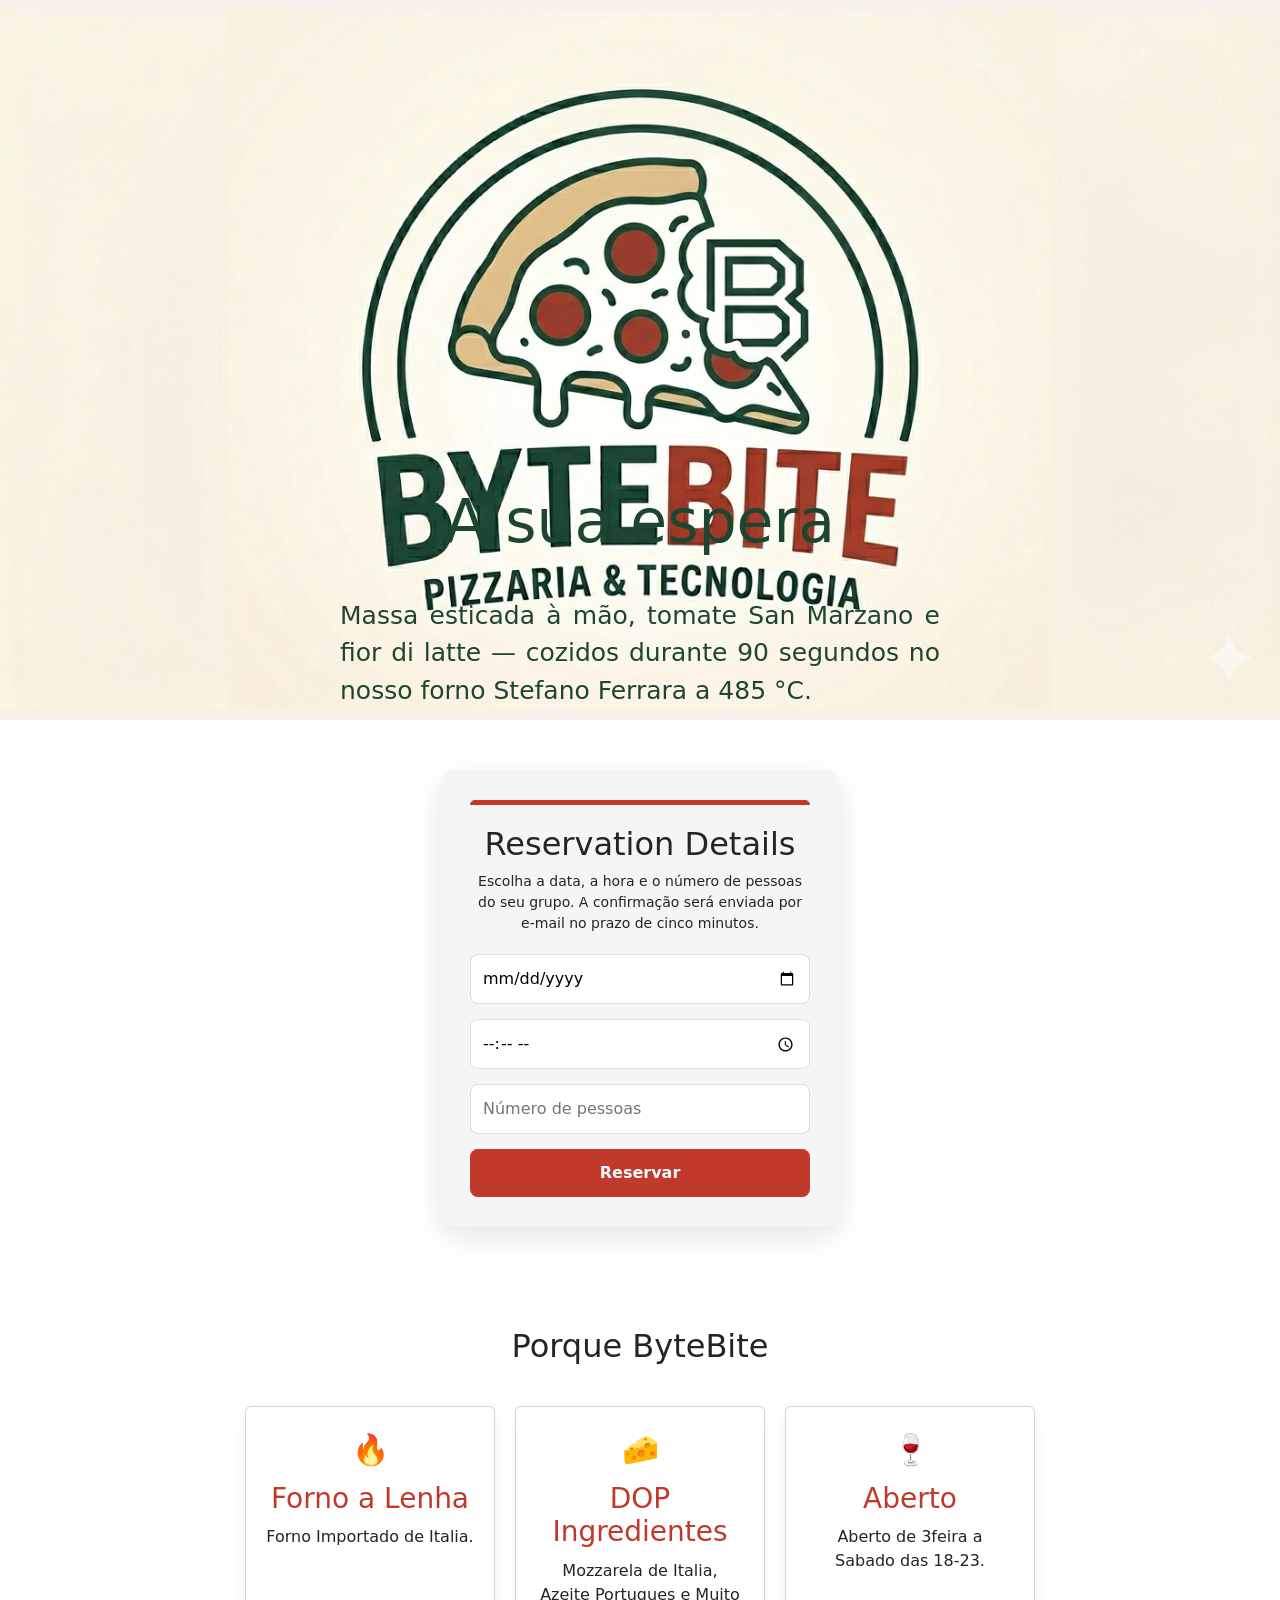
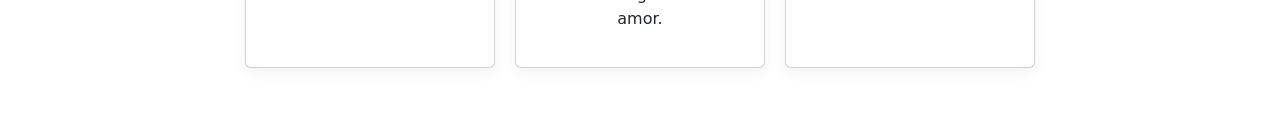
<file: index/SistemaResrvas/index.html>
<!DOCTYPE html>
<html lang="pt">

<head>
  <meta charset="UTF-8">
  <title>Bytebite Pizzeria</title>
  <link rel="stylesheet" href="styles.css">
  <link href="https://cdn.jsdelivr.net/npm/bootstrap@5.3.8/dist/css/bootstrap.min.css" rel="stylesheet" integrity="sha384-sRIl4kxILFvY47J16cr9ZwB07vP4J8+LH7qKQnuqkuIAvNWLzeN8tE5YBujZqJLB" crossorigin="anonymous">

</head>

<body>
  <section class="hero">
    <div class="hero-overlay"></div>

    <div class="hero-content">
      
      <h1>A sua espera</h1>
      <p>
        Massa esticada à mão, tomate San Marzano e fior di latte —
cozidos durante 90 segundos no nosso forno Stefano Ferrara a 485 °C.
      </p>
    </div>
  </section>

  
  <section class="booking">
    <div class="booking-card">
      <div class="top-bar"></div>

      <h2>Reservation Details</h2>
      <p class="subtitle">
        Escolha a data, a hora e o número de pessoas do seu grupo. A confirmação será enviada por e-mail no prazo de cinco minutos.
      </p>

      
      <form class="form">
        <input type="date" required>
        <input type="time" required>
        <input type="number" placeholder="Número de pessoas" min="1" required>
        <button type="submit">Reservar</button>
      </form>
    </div>
  </section>

  
  <section class="features">
    <div class="container">
      <h2>Porque ByteBite</h2>

      <div class="grid">
        <div class="card">
          <span>🔥</span>
          <h3>Forno a Lenha</h3>
          <p>Forno Importado de Italia.</p>
        </div>

        <div class="card">
          <span>🧀</span>
          <h3>DOP Ingredientes</h3>
          <p>Mozzarela de Italia, Azeite Portugues e Muito amor.</p>
        </div>

        <div class="card">
          <span>🍷</span>
          <h3>Aberto </h3>
          <p>Aberto de 3feira a Sabado das 18-23.</p>
        </div>
      </div>
    </div>
  </section>

  
  
  <script src="https://cdn.jsdelivr.net/npm/bootstrap@5.3.8/dist/js/bootstrap.bundle.min.js" integrity="sha384-FKyoEForCGlyvwx9Hj09JcYn3nv7wiPVlz7YYwJrWVcXK/BmnVDxM+D2scQbITxI" crossorigin="anonymous"></script>
</body>
</html>
</file>
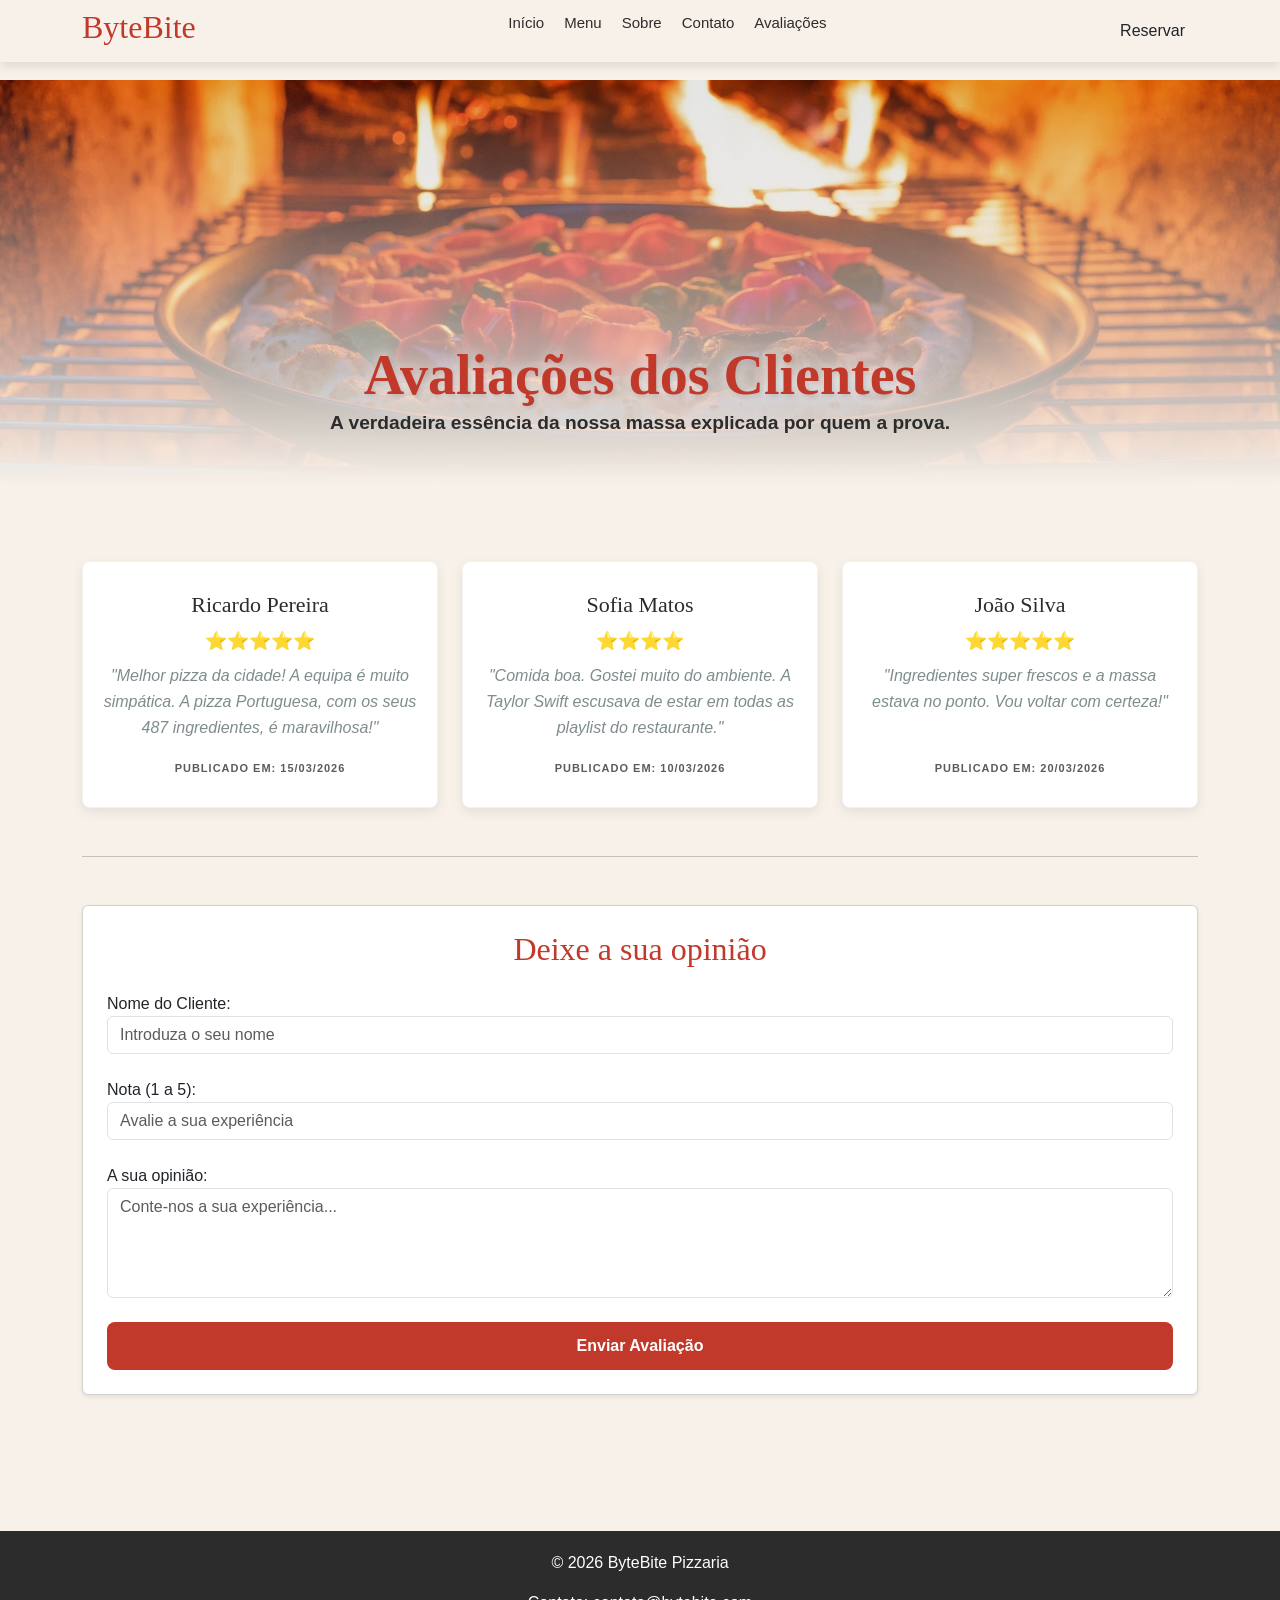
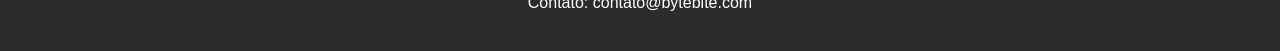
<file: index/Pag_avaliacoes/avaliacoes.html>
<!DOCTYPE html>
<html lang="pt">
<head>
    <meta charset="UTF-8">
    <meta name="viewport" content="width=device-width, initial-scale=1.0">
    <title>Avaliações - ByteBite</title>
    
    <link href="https://cdn.jsdelivr.net/npm/bootstrap@5.3.3/dist/css/bootstrap.min.css" rel="stylesheet">
    <link rel="stylesheet" href="css\styles.css">
</head>
<body>

    <!-- NAVBAR -->
    <header class="navbar">
        <div class="container nav-content">
            
            <div class="logo">
                <h2>ByteBite</h2>
            </div>

            <nav>
                <ul class="nav-links">
                    <li><a href="../index.html">Início</a></li>
                    <li><a href="../PagMenu/menu.html">Menu</a></li>
                    <li><a href="../PagInf/info.html">Sobre</a></li>
                    <li><a href="../PagContactos/contactos.html">Contato</a></li>
                    <li><a href="../Pag_avaliacoes/avaliacoes.html">Avaliações</a></li>
                </ul>
            </nav>

            <a href="../SistemaResrvas/reservas.html">
                <button class="btn">Reservar</button>
            </a>

        </div>
    </header>

    <section id="hero-avaliacoes" class="text-center text-white d-flex align-items-center justify-content-center">
        <div class="hero-overlay">
             <h1>Avaliações dos Clientes</h1>
            <p>A verdadeira essência da nossa massa explicada por quem a prova.</p>
        </div>
</section>

    <main class="container py-5" style="margin-top: 80px;">

        </section>

<section id="lista-criticas" class="container mb-5">
    <div class="row row-cols-1 row-cols-md-3 g-4">
        </div>
</section>
    

    <div class="row row-cols-1 row-cols-md-3 g-4">
        
        <div class="col">
            <article class="card-review h-100 text-center">
                <h3>Ricardo Pereira</h3>
                <p class="rating mb-2">⭐⭐⭐⭐⭐</p>
                <p class="texto-review">"Melhor pizza da cidade! A equipa é muito simpática. A pizza Portuguesa, com os seus 487 ingredientes, é maravilhosa!"</p>
                <small class="text-muted">Publicado em: 15/03/2026</small>
            </article>
        </div>

        <div class="col">
            <article class="card-review h-100 text-center">
                <h3>Sofia Matos</h3>
                <p class="rating mb-2">⭐⭐⭐⭐</p>
                <p class="texto-review">"Comida boa. Gostei muito do ambiente. A Taylor Swift escusava de estar em todas as playlist do restaurante."</p>
                <small class="text-muted">Publicado em: 10/03/2026</small>
            </article>
        </div>

        <div class="col">
            <article class="card-review h-100 text-center">
                <h3>João Silva</h3>
                <p class="rating mb-2">⭐⭐⭐⭐⭐</p>
                <p class="texto-review">"Ingredientes super frescos e a massa estava no ponto. Vou voltar com certeza!"</p>
                <small class="text-muted">Publicado em: 20/03/2026</small>
            </article>
        </div>

    </div>
</section>
            <hr class="my-5">

        <section id="formulario-avaliacao" class="card shadow-sm p-4 mb-5">
            <h2 class="text-center mb-4">Deixe a sua opinião</h2>
            <form> 
                <div>
                    <label for="nome">Nome do Cliente:</label><br>
                    <input type="text" class="form-control" id="nome" name="nome" placeholder="Introduza o seu nome" required>
                </div><br>

                <div>
                    <label for="Avaliação">Nota (1 a 5):</label><br>
                    <input type="Number" class="form-control" id="avaliacao" name="avaliacao" placeholder="Avalie a sua experiência" required>
                </div><br>

                <div>
                     <label for="comentario">A sua opinião:</label><br>
                    <textarea id="comentario" class="form-control" name="comentario" rows="4" cols="50" placeholder="Conte-nos a sua experiência..."></textarea>
                </div><br>

                <button type="submit" class="btn btn-pizzaria w-100" >Enviar Avaliação</button>
            </form>
        </section>

    </main>

    <!-- RODAPÉ -->
    <footer class="footer">
        <div class="container">
            <p>© 2026 ByteBite Pizzaria</p>
            <p>Contato: contato@bytebite.com</p>
        </div>
    </footer>

</body>
</html>
</file>
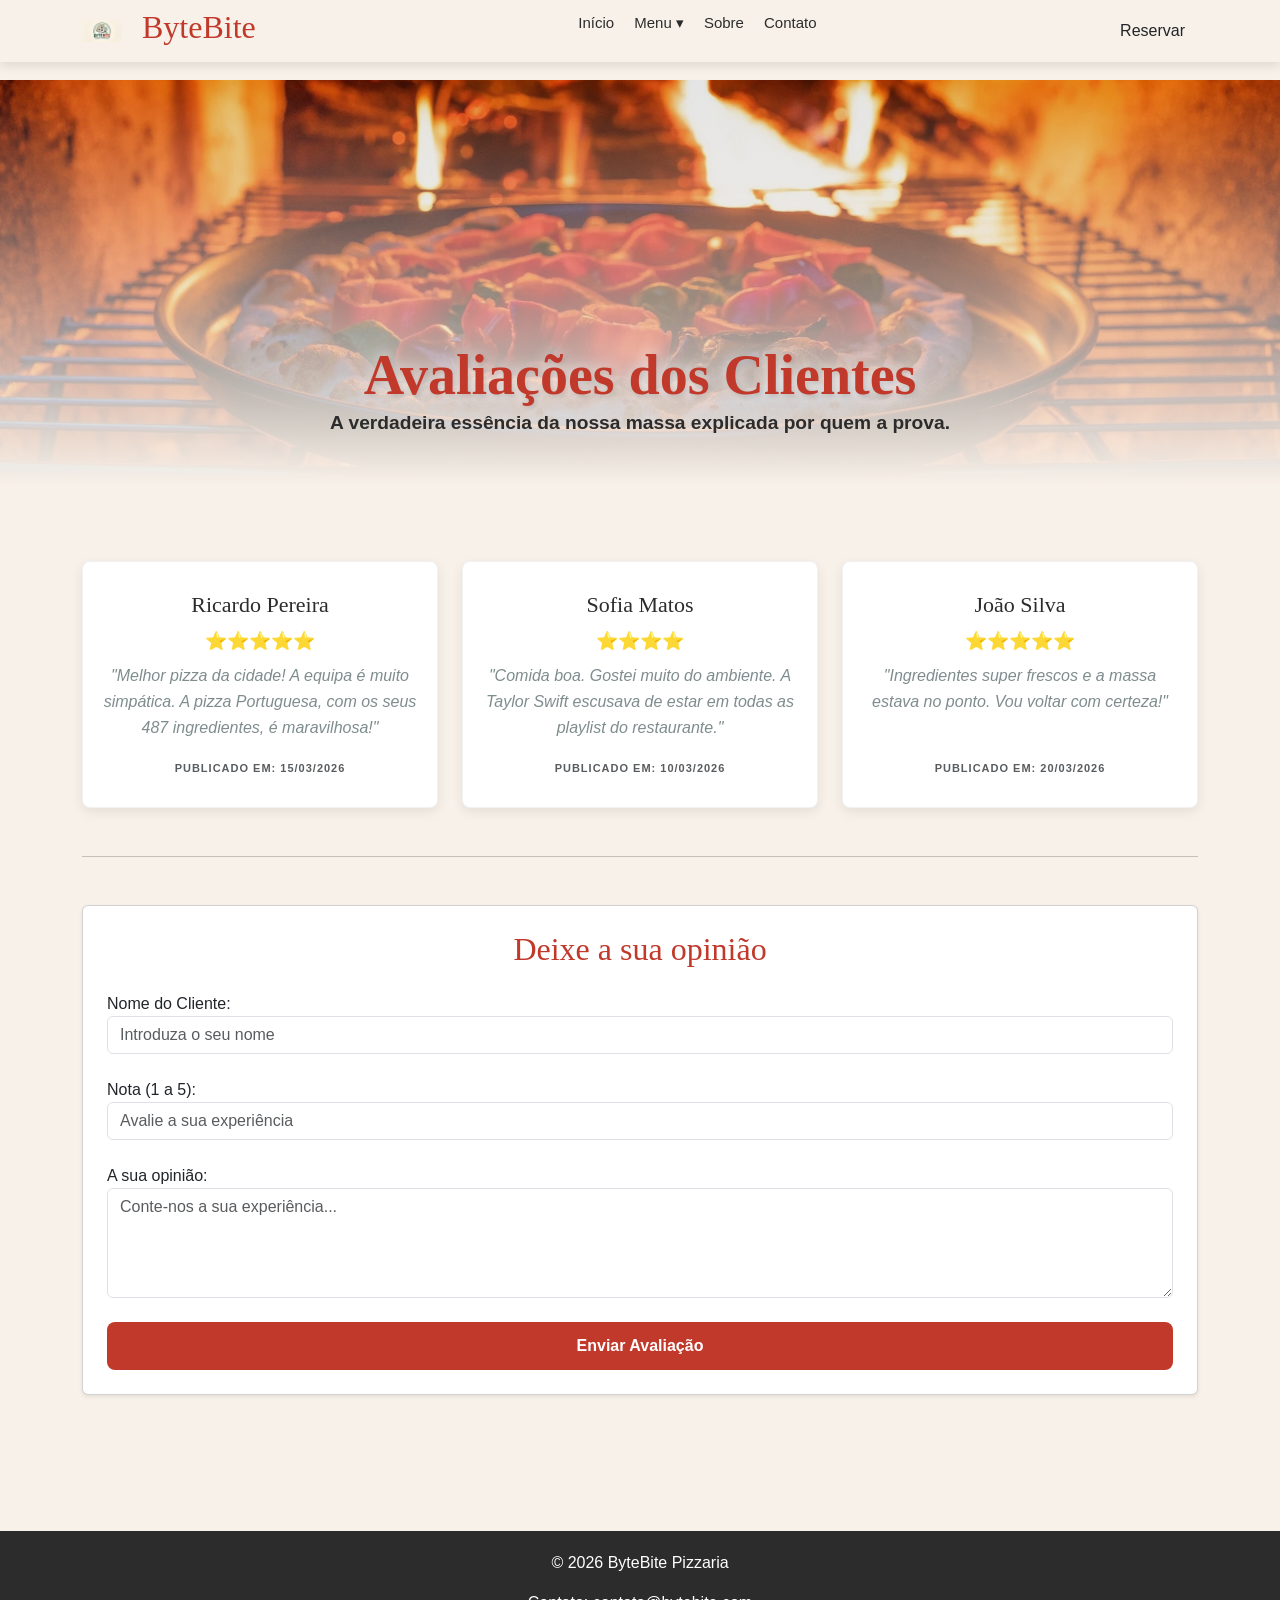
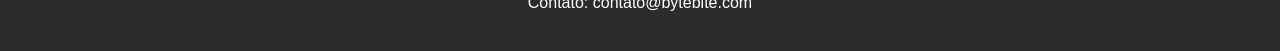
<file: index/pag_avaliacoes/avaliacoes.html>
<!DOCTYPE html>
<html lang="pt">
<head>
    <meta charset="UTF-8">
    <meta name="viewport" content="width=device-width, initial-scale=1.0">
    <title>Avaliações - ByteBite</title>
    
    <link href="https://cdn.jsdelivr.net/npm/bootstrap@5.3.3/dist/css/bootstrap.min.css" rel="stylesheet">
    <link rel="stylesheet" href="css\styles.css">
</head>
<body>

    <header class="navbar">
        <div class="container nav-content">
            
            <div class="logo">
                <img src="img/logo.png" alt="ByteBite Logo">
                <h2>ByteBite</h2>
            </div>

            <nav>
                <ul class="nav-links">
                    <li><a href="index.html">Início</a></li>
                    <li class="dropdown">
                        <a href="#">Menu ▾</a>
                        <ul class="dropdown-menu">
                            <li><a href="#">Pizzas</a></li>
                            <li><a href="#">Pizzas</a></li>
                            <li><a href="#">Pizzas</a></li>
                        </ul>
                    </li>
                    <li><a href="#">Sobre</a></li>
                    <li><a href="#">Contato</a></li>
                </ul>
            </nav>

            <button class="btn">Reservar</button>

        </div>
    </header>

    <section id="hero-avaliacoes" class="text-center text-white d-flex align-items-center justify-content-center">
        <div class="hero-overlay">
             <h1>Avaliações dos Clientes</h1>
            <p>A verdadeira essência da nossa massa explicada por quem a prova.</p>
        </div>
</section>

    <main class="container py-5" style="margin-top: 80px;">

        </section>

<section id="lista-criticas" class="container mb-5">
    <div class="row row-cols-1 row-cols-md-3 g-4">
        </div>
</section>
    

    <div class="row row-cols-1 row-cols-md-3 g-4">
        
        <div class="col">
            <article class="card-review h-100 text-center">
                <h3>Ricardo Pereira</h3>
                <p class="rating mb-2">⭐⭐⭐⭐⭐</p>
                <p class="texto-review">"Melhor pizza da cidade! A equipa é muito simpática. A pizza Portuguesa, com os seus 487 ingredientes, é maravilhosa!"</p>
                <small class="text-muted">Publicado em: 15/03/2026</small>
            </article>
        </div>

        <div class="col">
            <article class="card-review h-100 text-center">
                <h3>Sofia Matos</h3>
                <p class="rating mb-2">⭐⭐⭐⭐</p>
                <p class="texto-review">"Comida boa. Gostei muito do ambiente. A Taylor Swift escusava de estar em todas as playlist do restaurante."</p>
                <small class="text-muted">Publicado em: 10/03/2026</small>
            </article>
        </div>

        <div class="col">
            <article class="card-review h-100 text-center">
                <h3>João Silva</h3>
                <p class="rating mb-2">⭐⭐⭐⭐⭐</p>
                <p class="texto-review">"Ingredientes super frescos e a massa estava no ponto. Vou voltar com certeza!"</p>
                <small class="text-muted">Publicado em: 20/03/2026</small>
            </article>
        </div>

    </div>
</section>
            <hr class="my-5">

        <section id="formulario-avaliacao" class="card shadow-sm p-4 mb-5">
            <h2 class="text-center mb-4">Deixe a sua opinião</h2>
            <form> 
                <div>
                    <label for="nome">Nome do Cliente:</label><br>
                    <input type="text" class="form-control" id="nome" name="nome" placeholder="Introduza o seu nome" required>
                </div><br>

                <div>
                    <label for="Avaliação">Nota (1 a 5):</label><br>
                    <input type="Number" class="form-control" id="avaliacao" name="avaliacao" placeholder="Avalie a sua experiência" required>
                </div><br>

                <div>
                     <label for="comentario">A sua opinião:</label><br>
                    <textarea id="comentario" class="form-control" name="comentario" rows="4" cols="50" placeholder="Conte-nos a sua experiência..."></textarea>
                </div><br>

                <button type="submit" class="btn btn-pizzaria w-100" >Enviar Avaliação</button>
            </form>
        </section>

    </main>

    <!-- RODAPÉ -->
    <footer class="footer">
        <div class="container">
            <p>© 2026 ByteBite Pizzaria</p>
            <p>Contato: contato@bytebite.com</p>
        </div>
    </footer>

</body>
</html>
</file>
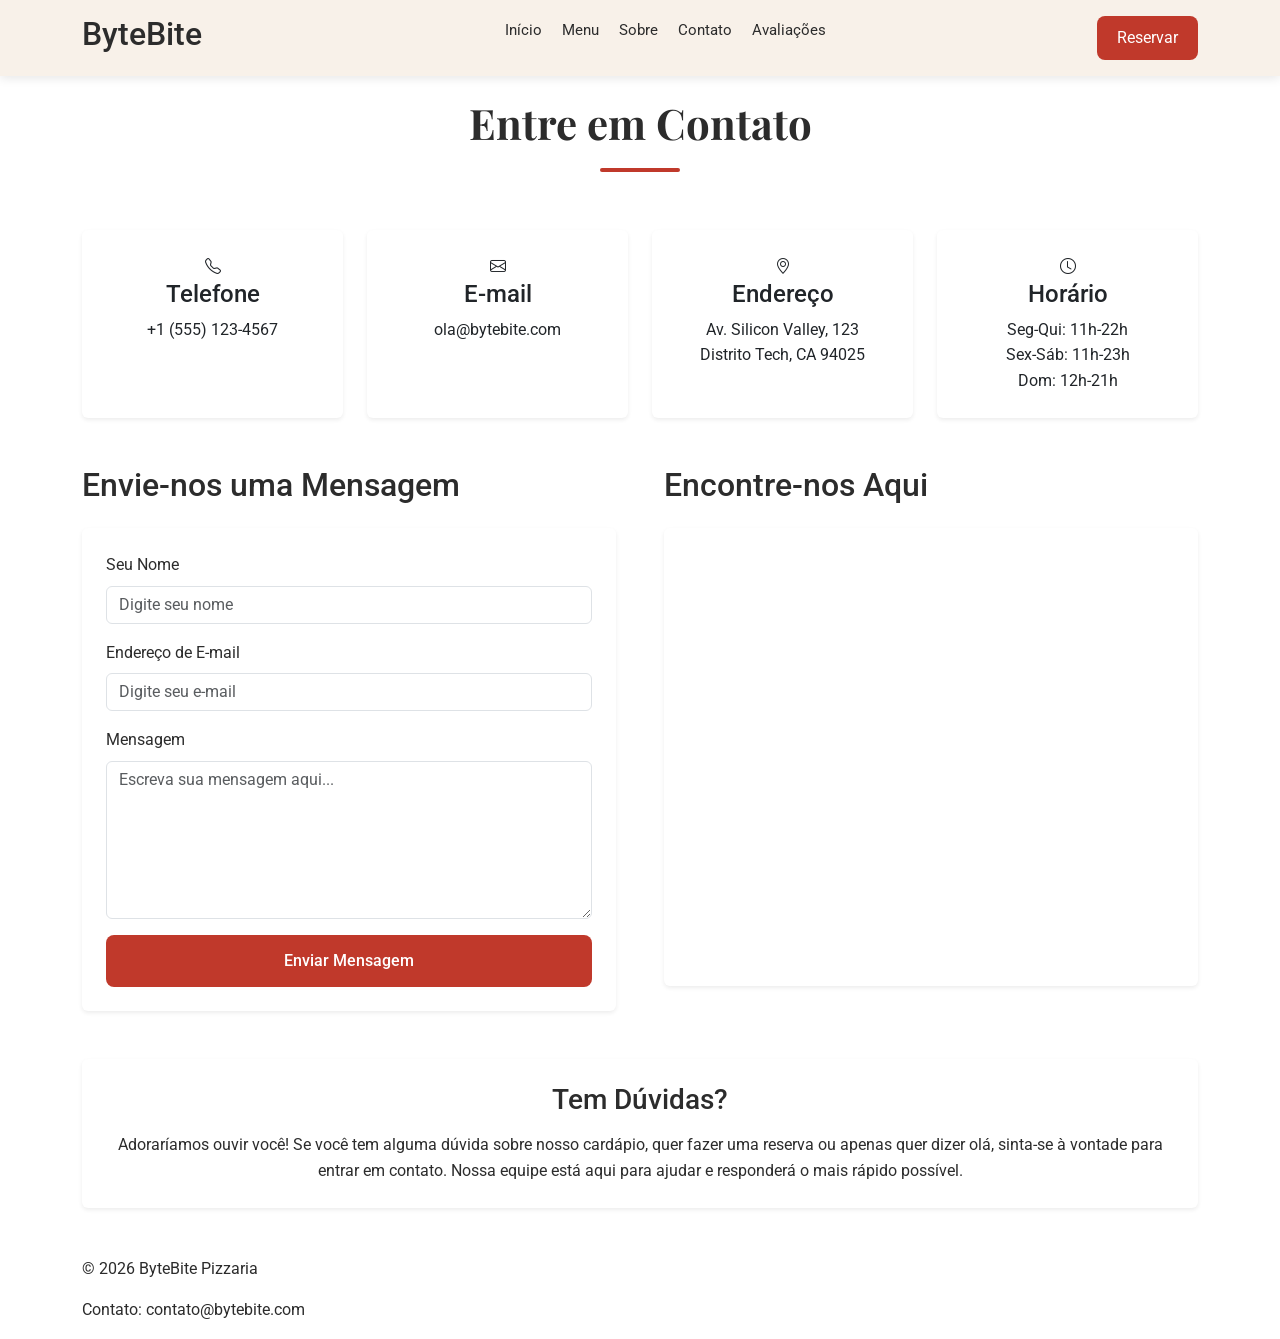
<file: index/PagContactos/contactos.html>
<!DOCTYPE html>
<html lang="pt-BR">
<head>
    <meta charset="UTF-8">
    <meta name="viewport" content="width=device-width, initial-scale=1.0">
    <title>Contato - ByteBite</title>
    
    <!-- Google Fonts -->
    <link rel="preconnect" href="https://fonts.googleapis.com">
    <link rel="preconnect" href="https://fonts.gstatic.com" crossorigin>
    <link href="https://fonts.googleapis.com/css2?family=Playfair+Display:wght@400;600;700&family=Roboto:wght@300;400;500;700&display=swap" rel="stylesheet">
    
    <!-- Bootstrap CSS -->
    <link href="https://cdn.jsdelivr.net/npm/bootstrap@5.3.2/dist/css/bootstrap.min.css" rel="stylesheet">
    
    <!-- Bootstrap Icons -->
    <link rel="stylesheet" href="https://cdn.jsdelivr.net/npm/bootstrap-icons@1.11.1/font/bootstrap-icons.css">
    
    <!-- Custom CSS -->
    <link rel="stylesheet" href="file.css">
</head>
<body>

         <!-- NAVBAR -->
    <header class="navbar">
        <div class="container nav-content">
            
            <div class="logo">
                <h2>ByteBite</h2>
            </div>

            <nav>
                <ul class="nav-links">
                    <li><a href="../index.html">Início</a></li>
                    <li><a href="../PagMenu/menu.html">Menu</a></li>
                    <li><a href="../PagInf/info.html">Sobre</a></li>
                    <li><a href="../PagContactos/contactos.html">Contato</a></li>
                    <li><a href="../Pag_avaliacoes/avaliacoes.html">Avaliações</a></li>
                </ul>
            </nav>

            <a href="../SistemaResrvas/reservas.html">
                <button class="btn">Reservar</button>
            </a>

        </div>
    </header>

    <!-- Contact Page Content -->
    <section class="contact-page-section py-5">
        <div class="container">
            <h1 class="section-title text-center mb-5">Entre em Contato</h1>
            
            <!-- Contact Information Cards -->
            <div class="row g-4 mb-5">
                <div class="col-md-3 col-sm-6">
                    <div class="card contact-info-card h-100 border-0 shadow-sm text-center">
                        <div class="card-body p-4">
                            <i class="bi bi-telephone contact-card-icon mb-3"></i>
                            <h4 class="contact-card-title mb-2">Telefone</h4>
                            <p class="contact-card-text mb-0">+1 (555) 123-4567</p>
                        </div>
                    </div>
                </div>
                <div class="col-md-3 col-sm-6">
                    <div class="card contact-info-card h-100 border-0 shadow-sm text-center">
                        <div class="card-body p-4">
                            <i class="bi bi-envelope contact-card-icon mb-3"></i>
                            <h4 class="contact-card-title mb-2">E-mail</h4>
                            <p class="contact-card-text mb-0">ola@bytebite.com</p>
                        </div>
                    </div>
                </div>
                <div class="col-md-3 col-sm-6">
                    <div class="card contact-info-card h-100 border-0 shadow-sm text-center">
                        <div class="card-body p-4">
                            <i class="bi bi-geo-alt contact-card-icon mb-3"></i>
                            <h4 class="contact-card-title mb-2">Endereço</h4>
                            <p class="contact-card-text mb-0">Av. Silicon Valley, 123<br>Distrito Tech, CA 94025</p>
                        </div>
                    </div>
                </div>
                <div class="col-md-3 col-sm-6">
                    <div class="card contact-info-card h-100 border-0 shadow-sm text-center">
                        <div class="card-body p-4">
                            <i class="bi bi-clock contact-card-icon mb-3"></i>
                            <h4 class="contact-card-title mb-2">Horário</h4>
                            <p class="contact-card-text mb-0">Seg-Qui: 11h-22h<br>Sex-Sáb: 11h-23h<br>Dom: 12h-21h</p>
                        </div>
                    </div>
                </div>
            </div>

            <!-- Form and Map -->
            <div class="row g-5">
                <div class="col-lg-6">
                    <h2 class="contact-section-heading mb-4">Envie-nos uma Mensagem</h2>
                    <form class="contact-form p-4 bg-white rounded shadow-sm">
                        <div class="mb-3">
                            <label for="contactName" class="form-label">Seu Nome</label>
                            <input type="text" class="form-control" id="contactName" placeholder="Digite seu nome" required>
                        </div>
                        <div class="mb-3">
                            <label for="contactEmail" class="form-label">Endereço de E-mail</label>
                            <input type="email" class="form-control" id="contactEmail" placeholder="Digite seu e-mail" required>
                        </div>
                        <div class="mb-3">
                            <label for="contactMessage" class="form-label">Mensagem</label>
                            <textarea class="form-control" id="contactMessage" rows="6" placeholder="Escreva sua mensagem aqui..." required></textarea>
                        </div>
                        <button type="submit" class="btn btn-primary w-100 form-submit-btn">Enviar Mensagem</button>
                    </form>
                </div>

                <div class="col-lg-6">
                    <h2 class="contact-section-heading mb-4">Encontre-nos Aqui</h2>
                    <div class="map-container rounded shadow-sm">
                        <iframe 
                            src="https://www.google.com/maps/embed?pb=!1m18!1m12!1m3!1d3172.3325395304414!2d-122.01116148467422!3d37.33463524513264!2m3!1f0!2f0!3f0!3m2!1i1024!2i768!4f13.1!3m3!1m2!1s0x808fb59127ce078f%3A0x18e1c3ce7becf1b!2sApple%20Park!5e0!3m2!1spt-BR!2sus!4v1234567890123!5m2!1spt-BR!2sus" 
                            width="100%" 
                            height="450" 
                            style="border:0; border-radius: 8px;" 
                            allowfullscreen="" 
                            loading="lazy" 
                            referrerpolicy="no-referrer-when-downgrade">
                        </iframe>
                    </div>
                </div>
            </div>

            <!-- Additional Contact Info -->
            <div class="row mt-5">
                <div class="col-12">
                    <div class="contact-note p-4 bg-white rounded shadow-sm text-center">
                        <h3 class="contact-note-title mb-3">Tem Dúvidas?</h3>
                        <p class="contact-note-text mb-0">Adoraríamos ouvir você! Se você tem alguma dúvida sobre nosso cardápio, quer fazer uma reserva ou apenas quer dizer olá, sinta-se à vontade para entrar em contato. Nossa equipe está aqui para ajudar e responderá o mais rápido possível.</p>
                    </div>
                </div>
            </div>

        </div>
    </section>

    <!-- RODAPÉ -->
    <footer class="footer">
        <div class="container">
            <p>© 2026 ByteBite Pizzaria</p>
            <p>Contato: contato@bytebite.com</p>
        </div>
    </footer>

    <!-- Bootstrap JS Bundle (includes Popper) -->
    <script src="https://cdn.jsdelivr.net/npm/bootstrap@5.3.2/dist/js/bootstrap.bundle.min.js"></script>

</body>
</html>
</file>
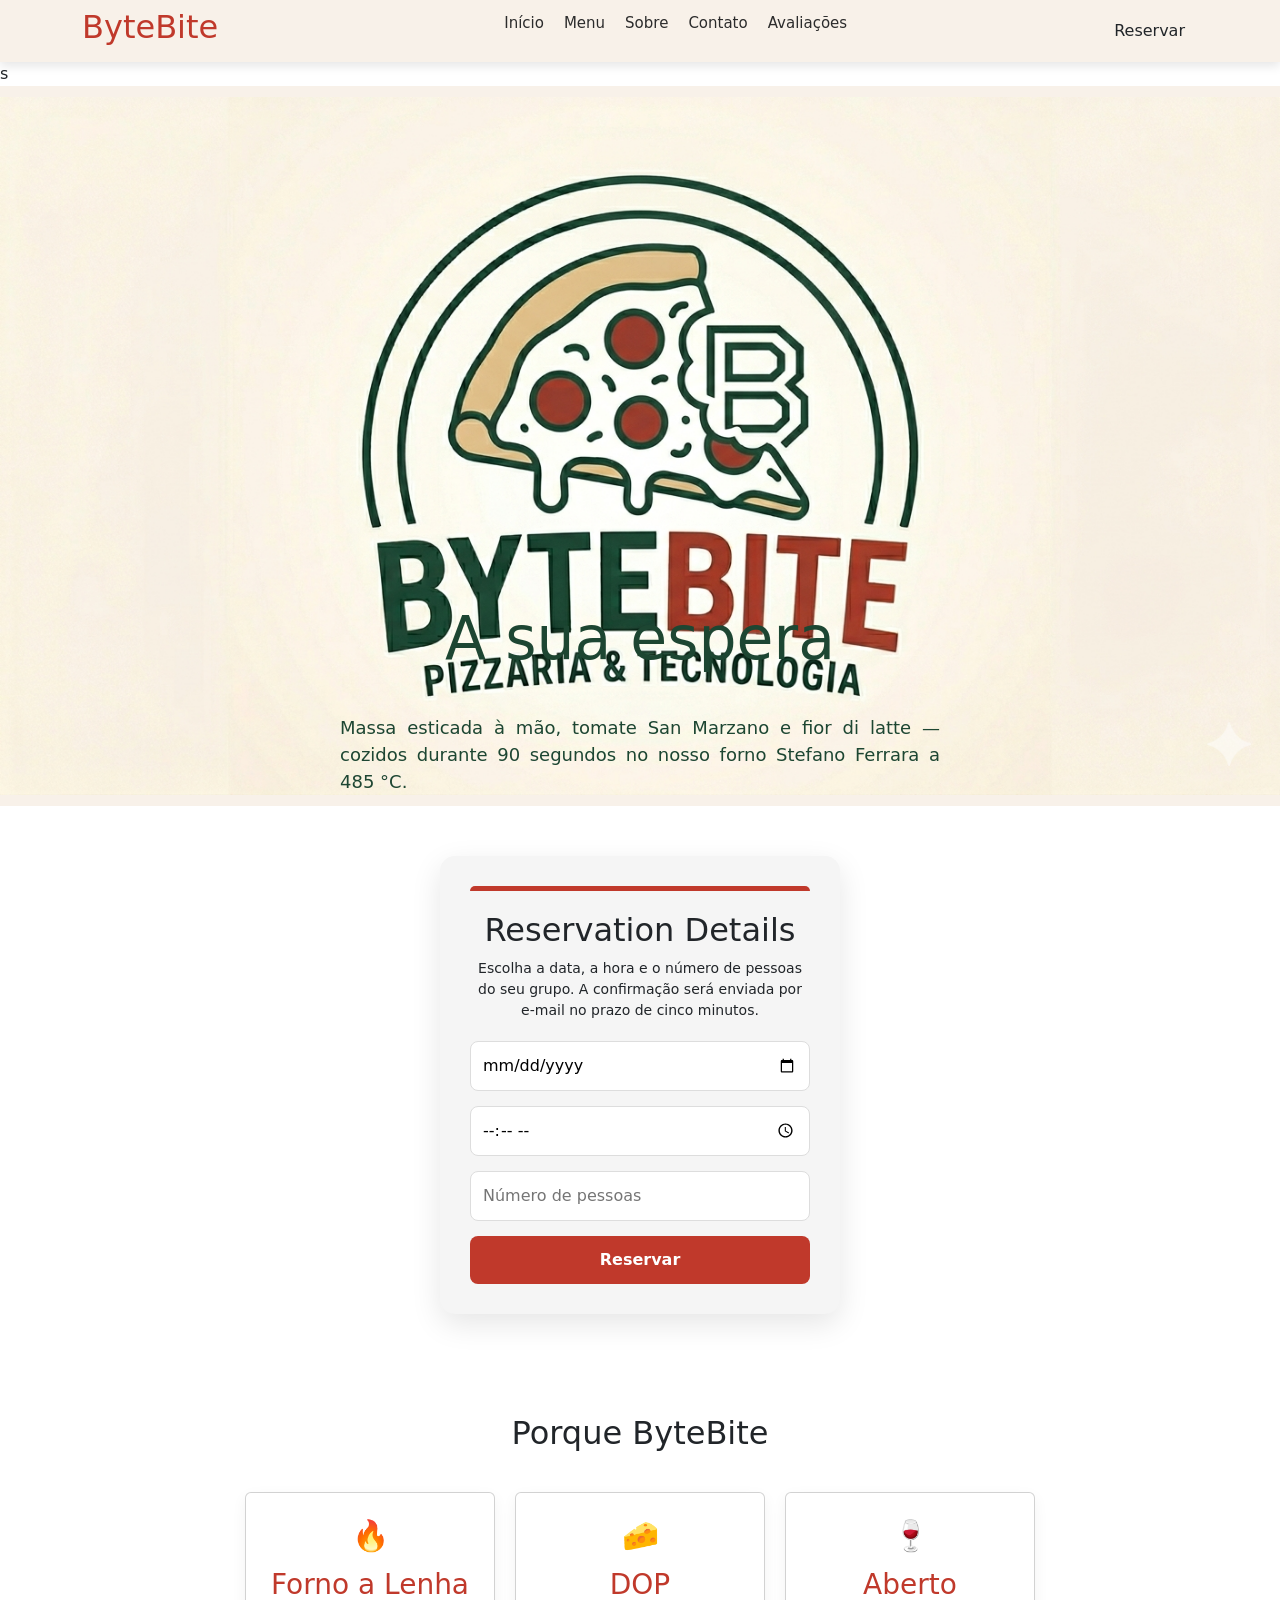
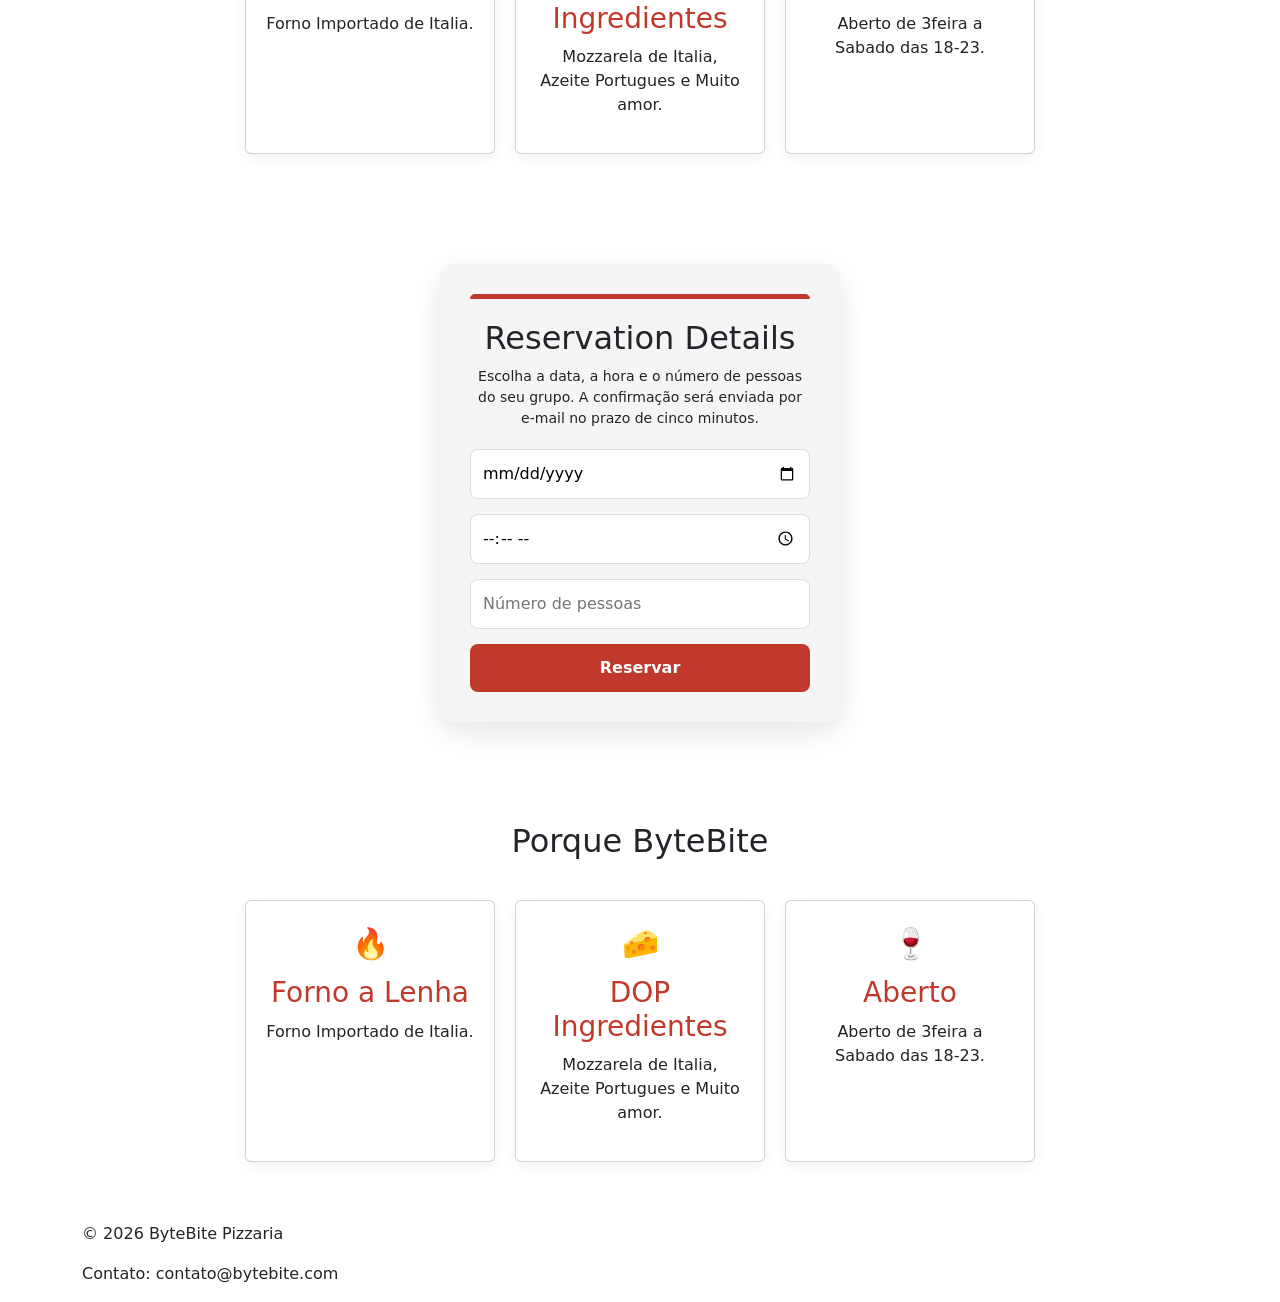
<file: index/SistemaResrvas/reservas.html>
<!DOCTYPE html>
<html lang="pt">

<head>
  <meta charset="UTF-8">
  <title>Bytebite Pizzeria</title>
  <link rel="stylesheet" href="styles.css">
  <link href="https://cdn.jsdelivr.net/npm/bootstrap@5.3.8/dist/css/bootstrap.min.css" rel="stylesheet" integrity="sha384-sRIl4kxILFvY47J16cr9ZwB07vP4J8+LH7qKQnuqkuIAvNWLzeN8tE5YBujZqJLB" crossorigin="anonymous">

</head>
 <!-- NAVBAR -->
    <header class="navbar">
        <div class="container nav-content">
            
            <div class="logo">
                <h2>ByteBite</h2>
            </div>

            <nav>
                <ul class="nav-links">
                    <li><a href="../index.html">Início</a></li>
                    <li><a href="../PagMenu/menu.html">Menu</a></li>
                    <li><a href="../PagInf/info.html">Sobre</a></li>
                    <li><a href="../PagContactos/contactos.html">Contato</a></li>
                    <li><a href="../Pag_avaliacoes/avaliacoes.html">Avaliações</a></li>
                </ul>
            </nav>

            <a href="../SistemaResrvas/reservas.html">
                <button class="btn">Reservar</button>
            </a>

        </div>
    </header>s
<body>
  <section class="hero">
    <div class="hero-overlay"></div>

    <div class="hero-content">
      
      <h1>A sua espera</h1>
      <p style="font-size: 18px;">
        Massa esticada à mão, tomate San Marzano e fior di latte —
cozidos durante 90 segundos no nosso forno Stefano Ferrara a 485 °C.
      </p>
    </div>
  </section>

  
  <section class="booking">
    <div class="booking-card">
      <div class="top-bar"></div>

      <h2>Reservation Details</h2>
      <p class="subtitle">
        Escolha a data, a hora e o número de pessoas do seu grupo. A confirmação será enviada por e-mail no prazo de cinco minutos.
      </p>

      
      <form class="form">
        <input type="date" required>
        <input type="time" required>
        <input type="number" placeholder="Número de pessoas" min="1" required>
        <button type="submit">Reservar</button>
      </form>
    </div>
  </section>

  
  <section class="features">
    <div class="container">
      <h2>Porque ByteBite</h2>

      <div class="grid">
        <div class="card">
          <span>🔥</span>
          <h3>Forno a Lenha</h3>
          <p>Forno Importado de Italia.</p>
        </div>

        <div class="card">
          <span>🧀</span>
          <h3>DOP Ingredientes</h3>
          <p>Mozzarela de Italia, Azeite Portugues e Muito amor.</p>
        </div>

        <div class="card">
          <span>🍷</span>
          <h3>Aberto </h3>
          <p>Aberto de 3feira a Sabado das 18-23.</p>
        </div>
      </div>
    </div>
  </section>

  
  
  <script src="https://cdn.jsdelivr.net/npm/bootstrap@5.3.8/dist/js/bootstrap.bundle.min.js" integrity="sha384-FKyoEForCGlyvwx9Hj09JcYn3nv7wiPVlz7YYwJrWVcXK/BmnVDxM+D2scQbITxI" crossorigin="anonymous"></script>
</body>
</html>

  
  <section class="booking">
    <div class="booking-card">
      <div class="top-bar"></div>

      <h2>Reservation Details</h2>
      <p class="subtitle">
        Escolha a data, a hora e o número de pessoas do seu grupo. A confirmação será enviada por e-mail no prazo de cinco minutos.
      </p>

      
      <form class="form">
        <input type="date" required>
        <input type="time" required>
        <input type="number" placeholder="Número de pessoas" min="1" required>
        <button type="submit">Reservar</button>
      </form>
    </div>
  </section>

  
  <section class="features">
    <div class="container">
      <h2>Porque ByteBite</h2>

      <div class="grid">
        <div class="card">
          <span>🔥</span>
          <h3>Forno a Lenha</h3>
          <p>Forno Importado de Italia.</p>
        </div>

        <div class="card">
          <span>🧀</span>
          <h3>DOP Ingredientes</h3>
          <p>Mozzarela de Italia, Azeite Portugues e Muito amor.</p>
        </div>

        <div class="card">
          <span>🍷</span>
          <h3>Aberto </h3>
          <p>Aberto de 3feira a Sabado das 18-23.</p>
        </div>
      </div>
    </div>
  </section>

   <!-- RODAPÉ -->
    <footer class="footer">
        <div class="container">
            <p>© 2026 ByteBite Pizzaria</p>
            <p>Contato: contato@bytebite.com</p>
        </div>
    </footer>
  
  <script src="https://cdn.jsdelivr.net/npm/bootstrap@5.3.8/dist/js/bootstrap.bundle.min.js" integrity="sha384-FKyoEForCGlyvwx9Hj09JcYn3nv7wiPVlz7YYwJrWVcXK/BmnVDxM+D2scQbITxI" crossorigin="anonymous"></script>
</body>
</html>
</file>
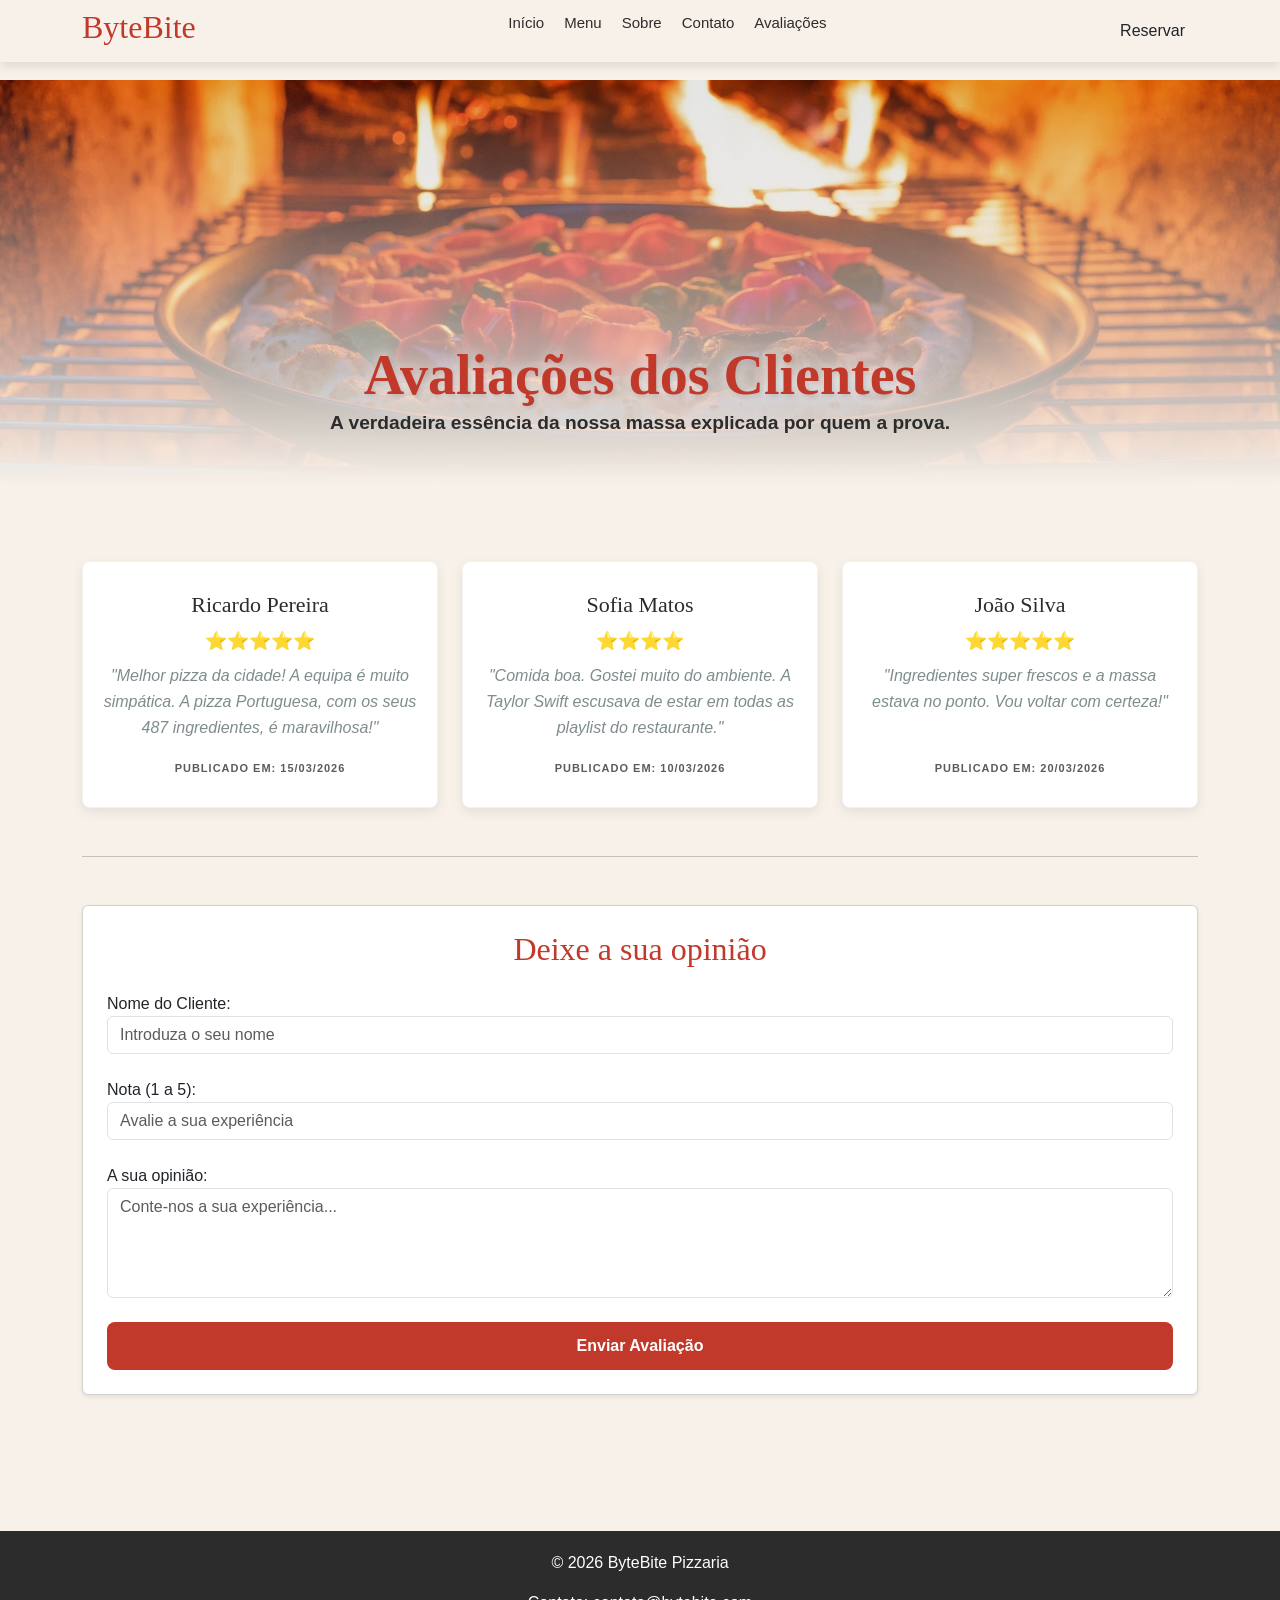
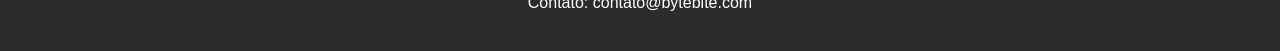
<file: ByteBite-main/index/Pag_avaliacoes/avaliacoes.html>
<!DOCTYPE html>
<html lang="pt">
<head>
    <meta charset="UTF-8">
    <meta name="viewport" content="width=device-width, initial-scale=1.0">
    <title>Avaliações - ByteBite</title>
    
    <link href="https://cdn.jsdelivr.net/npm/bootstrap@5.3.3/dist/css/bootstrap.min.css" rel="stylesheet">
    <link rel="stylesheet" href="css\styles.css">
</head>
<body>

    <!-- NAVBAR -->
    <header class="navbar">
        <div class="container nav-content">
            
            <div class="logo">
                <h2>ByteBite</h2>
            </div>

            <nav>
                <ul class="nav-links">
                    <li><a href="#">Início</a></li>
                    <li><a href="#">Menu</a></li>
                    <li><a href="PagInf/info.html">Sobre</a></li>
                    <li><a href="PagContactos/contactos.html">Contato</a></li>
                    <li><a href="Pag_avaliacoes/avaliacoes.html">Avaliações</a></li>
                </ul>
            </nav>

            <a href="SistemaResrvas/reservas.html">
                <button class="btn">Reservar</button>
            </a>

        </div>
    </header>

    <section id="hero-avaliacoes" class="text-center text-white d-flex align-items-center justify-content-center">
        <div class="hero-overlay">
             <h1>Avaliações dos Clientes</h1>
            <p>A verdadeira essência da nossa massa explicada por quem a prova.</p>
        </div>
</section>

    <main class="container py-5" style="margin-top: 80px;">

        </section>

<section id="lista-criticas" class="container mb-5">
    <div class="row row-cols-1 row-cols-md-3 g-4">
        </div>
</section>
    

    <div class="row row-cols-1 row-cols-md-3 g-4">
        
        <div class="col">
            <article class="card-review h-100 text-center">
                <h3>Ricardo Pereira</h3>
                <p class="rating mb-2">⭐⭐⭐⭐⭐</p>
                <p class="texto-review">"Melhor pizza da cidade! A equipa é muito simpática. A pizza Portuguesa, com os seus 487 ingredientes, é maravilhosa!"</p>
                <small class="text-muted">Publicado em: 15/03/2026</small>
            </article>
        </div>

        <div class="col">
            <article class="card-review h-100 text-center">
                <h3>Sofia Matos</h3>
                <p class="rating mb-2">⭐⭐⭐⭐</p>
                <p class="texto-review">"Comida boa. Gostei muito do ambiente. A Taylor Swift escusava de estar em todas as playlist do restaurante."</p>
                <small class="text-muted">Publicado em: 10/03/2026</small>
            </article>
        </div>

        <div class="col">
            <article class="card-review h-100 text-center">
                <h3>João Silva</h3>
                <p class="rating mb-2">⭐⭐⭐⭐⭐</p>
                <p class="texto-review">"Ingredientes super frescos e a massa estava no ponto. Vou voltar com certeza!"</p>
                <small class="text-muted">Publicado em: 20/03/2026</small>
            </article>
        </div>

    </div>
</section>
            <hr class="my-5">

        <section id="formulario-avaliacao" class="card shadow-sm p-4 mb-5">
            <h2 class="text-center mb-4">Deixe a sua opinião</h2>
            <form> 
                <div>
                    <label for="nome">Nome do Cliente:</label><br>
                    <input type="text" class="form-control" id="nome" name="nome" placeholder="Introduza o seu nome" required>
                </div><br>

                <div>
                    <label for="Avaliação">Nota (1 a 5):</label><br>
                    <input type="Number" class="form-control" id="avaliacao" name="avaliacao" placeholder="Avalie a sua experiência" required>
                </div><br>

                <div>
                     <label for="comentario">A sua opinião:</label><br>
                    <textarea id="comentario" class="form-control" name="comentario" rows="4" cols="50" placeholder="Conte-nos a sua experiência..."></textarea>
                </div><br>

                <button type="submit" class="btn btn-pizzaria w-100" >Enviar Avaliação</button>
            </form>
        </section>

    </main>

    <!-- RODAPÉ -->
    <footer class="footer">
        <div class="container">
            <p>© 2026 ByteBite Pizzaria</p>
            <p>Contato: contato@bytebite.com</p>
        </div>
    </footer>

</body>
</html>
</file>
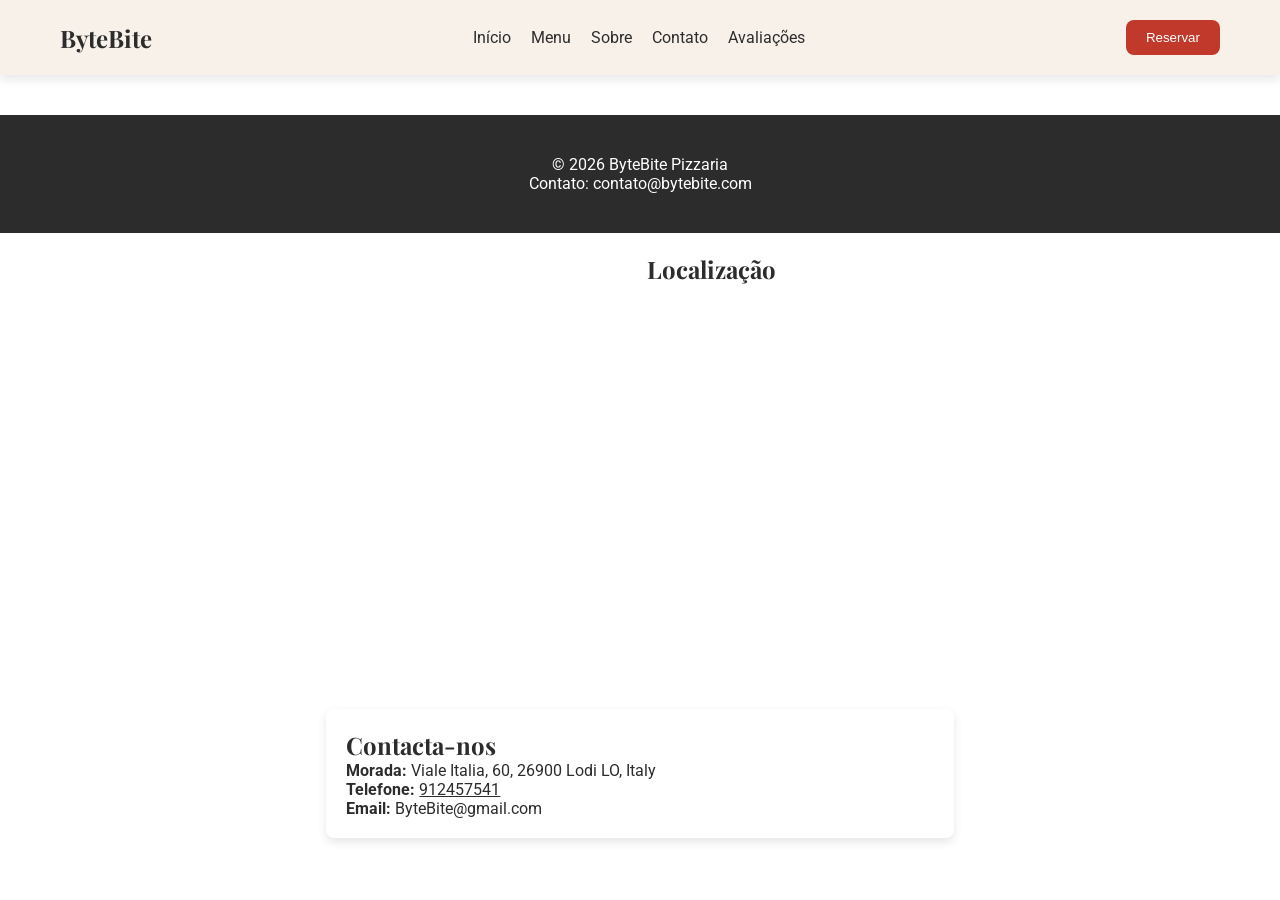
<file: ByteBite-main/index/PagContactos/contactos.html>
<!DOCTYPE html>
<html lang="pt">
<head>
    <meta charset="UTF-8">
    <meta name="viewport" content="width=device-width, initial-scale=1.0">
    <title>ByteBite</title>

    <link rel="stylesheet" href="file.css">

    <!-- Google Fonts -->
    <link href="https://fonts.googleapis.com/css2?family=Playfair+Display:wght@400;600;700&family=Roboto:wght@300;400;500;700&display=swap" rel="stylesheet">
</head>

<body>

    <!-- NAVBAR -->
    <header class="navbar">
        <div class="container nav-content">
            
            <div class="logo">
                <h2>ByteBite</h2>
            </div>

            <nav>
                <ul class="nav-links">
                    <li><a href="#">Início</a></li>
                    <li><a href="#">Menu</a></li>
                    <li><a href="PagInf/info.html">Sobre</a></li>
                    <li><a href="PagContactos/contactos.html">Contato</a></li>
                    <li><a href="Pag_avaliacoes/avaliacoes.html">Avaliações</a></li>
                </ul>
            </nav>

            <a href="SistemaResrvas/reservas.html">
                <button class="btn">Reservar</button>
            </a>

        </div>
    </header>

    <!-- CONTACTOS -->
    <section class="contactos container">
        <h2>Contacta-nos</h2>

        <p><strong>Morada:</strong> Viale Italia, 60, 26900 Lodi LO, Italy</p>
        <p><strong>Telefone:</strong> <u>912457541</u></p>
        <p><strong>Email:</strong> ByteBite@gmail.com</p>
    </section>

    <!-- MAPA -->
    <section class="mapa container">
        <h2>Localização</h2>  

        <iframe 
            src="https://www.google.com/maps/embed?pb=!1m18!1m12!1m3!1d2359.8868882459956!2d9.510301276348649!3d45.30046050425396!2m3!1f0!2f0!3f0!3m2!1i1024!2i768!4f13.1!3m3!1m2!1s0x47812e98684f3dab%3A0x16b3a9eac853d36b!2sPizzeria%20Pane%20e%20Farina!5e0!3m2!1sen!2spt!4v1774473349790!5m2!1sen!2spt"
            width="100%" 
            height="400" 
            style="border:0;" 
            allowfullscreen="" 
            loading="lazy">
        </iframe>

    </section>
    <footer class="footer">
        <div class="container">
            <p>© 2026 ByteBite Pizzaria</p>
            <p>Contato: contato@bytebite.com</p>
        </div>
    </footer>
</body>
</html>
</file>
<file: index/SistemaResrvas/styles.css>
/* RESET */
* {
  margin: 0;
  padding: 0;
  box-sizing: border-box;
}

/* CORES */
:root {
  --primary: #C0392B;
  --secondary: #27AE60;
  --bg: #F8F1E9;
  --text: #2C3E50;
}

/* NAVBAR */
.navbar {
    position: fixed;
    width: 100%;
    top: 0;
    background: #F8F1E9;
    box-shadow: 0 4px 10px rgba(0,0,0,0.1);
    z-index: 1000;
}

.nav-content {
    display: flex;
    justify-content: space-between;
    align-items: center;
}

/* LOGO */
.logo {
    display: flex;
    align-items: center;
    gap: 20px;
}

.logo img {
    width: 40px;
}

/* NAV LINKS */
.nav-links {
    list-style: none;
    display: flex;
    gap: 20px;
}

.nav-links a {
    text-decoration: none;
    color: #2C2C2C;
    font-size: 15px;
}

.nav-links a:hover {
    color: #27AE60;
}


/* BOTÃO */
.btn {
    background-color: #C0392B;
    color: white;
    padding: 10px 20px;
    border-radius: 8px;
    border: none;
    cursor: pointer;
}

.btn:hover {
    background-color: #27AE60;
}

/* BODY */
body {
  font-family: Arial, sans-serif;
  background-color: var(--bg);
  color: var(--text);
}

/* HEADER */
.header {
  background: white;
  padding: 40px 0;
  border-bottom: 2px solid #eee;
}

.header-content {
  display: flex;
  justify-content: space-between;
  align-items: center;
}

.logo {
  color: var(--primary);
  font-weight: bold;
}

.nav span {
  margin-left: 20px;
  cursor: pointer;
  transition: 0.3s;
}

.nav span:hover {
  color: var(--secondary);
}

.nav .active {
  color: var(--primary);
  font-weight: bold;
}


.hero {
  position: relative;
  height: 80vh;
  background: url('img/logo\ \(1\).png') center center / contain no-repeat;
  background-color: #F8F1E9; 
  display: flex;
  justify-content: center;
  align-items: flex-end;
  text-align: center;
  color: rgba(29, 70, 50);
}

.hero-overlay {
  position: absolute;
  width: 100%;
  height:100%;
  background: white(0,0,0,0.4);
}

.hero-content {
  position: relative;
  max-width: 600px;
  z-index: 2;
  margin-bottom: -5px;
}

.hero h1 {
  font-size: 60px;
  margin: 40px ;
  text-shadow: none;
}

.hero p {
  font-size: 25px;
  text-align: justify;
  text-shadow: none;
}
.badge {
  background: var(--primary);
  padding: 5px 10px;
  border-radius: 5px;
}


.booking {
  display: flex;
  justify-content: center;
  margin-top: -80px;
  padding: 40px 20px;
}

.booking-card {
  background: whitesmoke;
  padding: 30px;
  border-radius: 15px;
  width: 400px;
  box-shadow: 0 10px 30px rgba(0,0,0,0.1);
  text-align: center;
  margin-top: 10vh;
}

.top-bar {
  height: 5px;
  background: var(--primary);
  border-radius: 20px 20px 0 0;
  margin-bottom: 20px;
}

.subtitle {
  font-size: 14px;
  margin-bottom: 20px;
}


.form input {
  width: 100%;
  padding: 12px;
  margin-bottom: 15px;
  border: 1px solid #ddd;
  border-radius: 8px;
  transition: 0.3s;
}

.form input:focus {
  border-color: var(--secondary);
}


.form button {
  width: 100%;
  padding: 12px;
  background: var(--primary);
  color: white;
  border: none;
  border-radius: 8px;
  font-weight: bold;
  cursor: pointer;
  transition: 0.3s;
}

.form button:hover {
  background: var(--secondary);
}

/* FEATURES */
.features {
  padding: 60px 20px;
  text-align: center;
}

.features h2 {
  margin-bottom: 40px;
}

.grid {
  display: flex;
  gap: 20px;
  justify-content: center;
  flex-wrap: wrap;
}

.card {
  background: white;
  padding: 20px;
  border-radius: 10px;
  width: 250px;
  box-shadow: 0 5px 15px rgba(0,0,0,0.05);
  transition: 0.3s;
}

.card:hover {
  transform: translateY(-5px);
}

.card span {
  font-size: 30px;
}

.card h3 {
  margin: 10px 0;
  color: var(--primary);
}
</file>
<file: index/PagContactos/file.css>
:root {
  --primary-red: #C0392B;
  --secondary-green: #27AE60;
  --background-beige: #F8F1E9;
  --soft-black: #2C2C2C;
  --gray: #7F8C8D;
  --white: #FFFFFF;
}

* {
  margin: 0;
  padding: 0;
  box-sizing: border-box;
}

html {
  scroll-behavior: smooth;
}

body {
  font-family: 'Roboto', sans-serif;
  font-size: 16px;
  color: var(--soft-black);
  background-color: var(--white);
  line-height: 1.6;
}

/* NAVBAR */
.navbar {
    position: fixed;
    width: 100%;
    top: 0;
    background: #F8F1E9;
    box-shadow: 0 4px 10px rgba(0,0,0,0.1);
    z-index: 1000;
}

.nav-content {
    display: flex;
    justify-content: space-between;
    align-items: center;
}

/* LOGO */
.logo {
    display: flex;
    align-items: center;
    gap: 20px;
}

.logo img {
    width: 40px;
}

/* NAV LINKS */
.nav-links {
    list-style: none;
    display: flex;
    gap: 20px;
}

.nav-links a {
    text-decoration: none;
    color: #2C2C2C;
    font-size: 15px;
}

.nav-links a:hover {
    color: #27AE60;
}


/* BOTÃO */
.btn {
    background-color: #C0392B;
    color: white;
    padding: 10px 20px;
    border-radius: 8px;
    border: none;
    cursor: pointer;
}

.btn:hover {
    background-color: #27AE60;
}

/* Bootstrap Button Override */
.btn-primary {
  background-color: var(--primary-red);
  border-color: var(--primary-red);
  color: var(--white);
  padding: 14px 32px;
  border-radius: 8px;
  font-size: 16px;
  font-weight: 500;
  transition: background-color 0.3s ease, transform 0.2s ease, box-shadow 0.3s ease;
}

.btn-primary:hover,
.btn-primary:focus,
.btn-primary:active {
  background-color: var(--secondary-green) !important;
  border-color: var(--secondary-green) !important;
  transform: translateY(-2px);
  box-shadow: 0 6px 20px rgba(39, 174, 96, 0.4);
}

/* Navbar Styles */
.navbar {
  padding: 15px 0;
  box-shadow: 0 2px 10px rgba(0, 0, 0, 0.1);
}

.nav-logo {
  font-family: 'Playfair Display', serif;
  font-size: 28px;
  font-weight: 700;
  color: var(--primary-red) !important;
  text-decoration: none;
}

.navbar-nav .nav-link {
  font-family: 'Roboto', sans-serif;
  font-size: 16px;
  color: var(--soft-black);
  padding: 8px 15px;
  margin: 0 5px;
  position: relative;
  transition: color 0.3s ease, transform 0.2s ease;
}

.navbar-nav .nav-link:hover {
  color: var(--primary-red);
  transform: translateY(-2px);
}

.navbar-nav .nav-link::after {
  content: '';
  position: absolute;
  bottom: 0;
  left: 50%;
  transform: translateX(-50%);
  width: 0;
  height: 2px;
  background-color: var(--primary-red);
  transition: width 0.3s ease;
}

.navbar-nav .nav-link:hover::after {
  width: 80%;
}


/* Section Title */
.section-title {
  font-family: 'Playfair Display', serif;
  margin-top: 50px;
  font-size: 42px;
  font-weight: 700;
  color: var(--soft-black);
  position: relative;
  padding-bottom: 10px;
}

.section-title::after {
  content: '';
  display: block;
  width: 80px;
  height: 4px;
  background-color: var(--primary-red);
  margin: 20px auto 0;
  border-radius: 2px;
}

/* About Section */
.about-section {
  background-color: var(--
}

.about-paragraph {
  font-size: 16px;
  line-height: 1.8;
  color: var(--soft-black);
  margin-bottom: 25px;
  text-align: justify;
}

.about-image-container {
  width: 100%;
  height: 500px;
  border-radius: 10px;
  overflow: hidden;
  box-shadow: 0 4px 10px rgba(0, 0, 0, 0.1);
  transition: transform 0.3s ease, box-shadow 0.3s ease;
}

.about-image-container:hover {
  transform: scale(1.02);
  box-shadow: 0 6px 20px rgba(0, 0, 0, 0.15);
}

.about-image {
  width: 100%;
  height: 100%;
  object-fit: cover;
  border-radius: 10px;
}

/* Highlights Section */
.highlights-section {
  background-color: var(--background-beige);
}

.highlight-card {
  background-color: var(--white);
  border-radius: 8px;
  transition: transform 0.3s ease, box-shadow 0.3s ease;
}

.highlight-card:hover {
  transform: translateY(-8px);
  box-shadow: 0 8px 25px rgba(0, 0, 0, 0.15) !important;
}

.highlight-icon {
  font-size: 48px;
}

.highlight-title {
  font-family: 'Playfair Display', serif;
  font-size: 24px;
  font-weight: 600;
  color: var(--soft-black);
}

.highlight-description {
  font-size: 14px;
  color: var(--gray);
  line-height: 1.6;
}

/* Menu Section */
.menu-section {
  background-color: var(--white);
}

.menu-card {
  background-color: var(--white);
  border-radius: 8px;
  overflow: hidden;
  transition: transform 0.3s ease, box-shadow 0.3s ease;
}

.menu-card:hover {
  transform: translateY(-5px);
  box-shadow: 0 8px 25px rgba(0, 0, 0, 0.15) !important;
}

.menu-image-container {
  width: 100%;
  height: 250px;
  overflow: hidden;
}

.menu-image {
  width: 100%;
  height: 100%;
  object-fit: cover;
  transition: transform 0.3s ease;
}

.menu-card:hover .menu-image {
  transform: scale(1.1);
}

.menu-item-name {
  font-family: 'Playfair Display', serif;
  font-size: 24px;
  font-weight: 600;
  margin-bottom: 12px;
  color: var(--soft-black);
}

.menu-item-description {
  font-size: 14px;
  color: var(--gray);
  line-height: 1.6;
}

/* Contact Section */
.contact-section {
  background-color: var(--background-beige);
}

.info-icon {
  color: var(--primary-red);
  font-size: 24px;
  margin-top: 3px;
}

.info-title {
  font-family: 'Playfair Display', serif;
  font-size: 18px;
  font-weight: 600;
  margin-bottom: 8px;
  color: var(--soft-black);
}

.info-text {
  font-size: 16px;
  color: var(--gray);
  line-height: 1.6;
}

.contact-form {
  border-radius: 8px;
}

.form-title {
  font-family: 'Playfair Display', serif;
  font-size: 28px;
  font-weight: 600;
  color: var(--soft-black);
}

.form-control {
  padding: 12px 15px;
  border: 1px solid #ddd;
  border-radius: 8px;
  font-family: 'Roboto', sans-serif;
  font-size: 14px;
  transition: border-color 0.3s ease, box-shadow 0.3s ease;
}

.form-control:focus {
  border-color: var(--primary-red);
  box-shadow: 0 0 0 3px rgba(192, 57, 43, 0.1);
}

.form-submit-btn {
  font-size: 16px;
  font-weight: 500;
  padding: 14px 32px;
  border-radius: 8px;
}

/* Footer */
.footer {
  background-color: var(--soft-black);
  color: var(--white);
}

.social-link {
  width: 40px;
  height: 40px;
  background-color: rgba(255, 255, 255, 0.1);
  border-radius: 50%;
  color: var(--white);
  transition: background-color 0.3s ease, transform 0.2s ease;
  text-decoration: none;
}

.social-link:hover {
  background-color: var(--primary-red);
  transform: translateY(-3px);
  color: var(--white);
}

.social-link i {
  font-size: 18px;
}

/* Menu Page Styles */
.menu-page-section {
  margin-top: 70px;
  background-color: var(--background-beige);
  min-height: calc(100vh - 140px);
}

.menu-category {
  margin-bottom: 60px;
}

.category-title {
  font-family: 'Playfair Display', serif;
  font-size: 32px;
  font-weight: 700;
  color: var(--soft-black);
  padding-bottom: 15px;
  border-bottom: 3px solid var(--primary-red);
  display: inline-block;
}

.menu-item-card-with-image {
  background-color: var(--white);
  border-radius: 10px;
  overflow: hidden;
  transition: transform 0.3s ease, box-shadow 0.3s ease;
}

.menu-item-card-with-image:hover {
  transform: translateY(-5px);
  box-shadow: 0 8px 25px rgba(0, 0, 0, 0.15) !important;
}

.menu-item-image {
  width: 100%;
  height: 100%;
  object-fit: cover;
  min-height: 200px;
  max-height: 200px;
  border-radius: 10px 0 0 10px;
}

.menu-item-card {
  background-color: var(--white);
  border-radius: 8px;
  transition: transform 0.3s ease, box-shadow 0.3s ease;
}

.menu-item-card:hover {
  transform: translateY(-5px);
  box-shadow: 0 8px 25px rgba(0, 0, 0, 0.15) !important;
}

.item-name {
  font-family: 'Playfair Display', serif;
  font-size: 20px;
  font-weight: 600;
  color: var(--soft-black);
  margin: 0;
}

.item-price {
  font-family: 'Roboto', sans-serif;
  font-size: 20px;
  font-weight: 700;
  color: var(--primary-red);
  white-space: nowrap;
}

.item-description {
  font-size: 14px;
  color: var(--gray);
  line-height: 1.6;
  margin: 0;
}

.drinks-card {
  background-color: var(--white);
  border-radius: 8px;
}

.drinks-list {
  list-style: none;
  padding: 0;
  margin: 0;
}

.drink-item {
  display: flex;
  justify-content: space-between;
  align-items: center;
  padding: 12px 0;
  border-bottom: 1px solid #f0f0f0;
}

.drink-item:last-child {
  border-bottom: none;
}

.drink-name {
  font-family: 'Roboto', sans-serif;
  font-size: 16px;
  color: var(--soft-black);
}

.drink-price {
  font-family: 'Roboto', sans-serif;
  font-size: 16px;
  font-weight: 600;
  color: var(--primary-red);
}

.wine-category-subtitle {
  font-family: 'Playfair Display', serif;
  font-size: 20px;
  font-weight: 600;
  color: var(--soft-black);
  margin-bottom: 15px;
  margin-top: 10px;
}

.menu-note {
  border-left: 4px solid var(--secondary-green);
}

.menu-note-text {
  font-size: 15px;
  color: var(--gray);
  line-height: 1.8;
}

@media (max-width: 768px) {
  .menu-item-image {
    border-radius: 10px 10px 0 0;
    max-height: 250px;
  }
}

/* Contact Page Styles */
.contact-page-section {
  margin-top: 70px;
  background-color: var(--background-beige)!important;
  min-height: calc(100vh - 140px);
}

.contact-info-card {
  background-color: var(--background-beige)!important;
  border-radius: 8px;
  transition: transform 0.3s ease, box-shadow 0.3s ease;
}

.contact-info-card:hover {
  transform: translateY(-5px);
  box-shadow: 0 8px 25px rgba(0, 0, 0, 0.15) !important;
}

.contact-card-icon {
  font-size: 42px;
  color: var(--primary-red);
  display: block;
}

.contact-card-title {
  font-family: 'Playfair Display', serif;
  font-size: 20px;
  font-weight: 600;
  color: var(--soft-black);
}

.contact-card-text {
  font-size: 14px;
  color: var(--gray);
  line-height: 1.6;
}

.contact-section-heading {
  font-family: 'Playfair Display', serif;
  font-size: 28px;
  font-weight: 600;
  color: var(--soft-black);
}

.map-container {
  overflow: hidden;
}

.contact-note {
  border-left: 4px solid var(--primary-red);
}

.contact-note-title {
  font-family: 'Playfair Display', serif;
  font-size: 24px;
  font-weight: 600;
  color: var(--soft-black);
}

.contact-note-text {
  font-size: 16px;
  color: var(--gray);
  line-height: 1.8;
}

.nav-link.active {
  color: var(--primary-red) !important;
  font-weight: 500;
}



/* FOOTER */
.footer {
    background: #2C2C2C;
    color: white;
    text-align: center;
    padding: 20px;
    margin-top: 40px;
}

/* RESPONSIVO */
@media (max-width: 768px) {
    
    .nav-links {
        display: none;
    }

    .hero h1 {
        font-size: 32px;
    }

    .cards {
        flex-direction: column;
    }
}
</file>
<file: ByteBite-main/index/PagContactos/file.css>
/* RESET */
* {
    margin: 0;
    padding: 0;
    box-sizing: border-box;
}

/* BODY */
body {
    font-family: 'Roboto', sans-serif;
    background-color: #ffffff;
    color: #2C2C2C;
}

/* TITULOS */
h1, h2 {
    font-family: 'Playfair Display', serif;
}

/* CONTAINER */
.container {
    max-width: 1200px;
    margin: auto;
    padding: 20px;
}

/* NAVBAR */
.navbar {
    background-color: #F8F1E9;
    box-shadow: 0 4px 10px rgba(0,0,0,0.1);
}

.nav-content {
    display: flex;
    justify-content: space-between;
    align-items: center;
}

/* LOGO */
.logo {
    display: flex;
    align-items: center;
    gap: 20px;
}

/* MENU */
.nav-links {
    display: flex;
    list-style: none;
    gap: 20px;
}

.nav-links a {
    text-decoration: none;
    color: #2C2C2C;
}

/* BOTÃO */
.btn {
    background-color: #C0392B;
    color: white;
    padding: 10px 20px;
    border-radius: 8px;
    border: none;
    cursor: pointer;
}

.btn:hover {
    background-color: #27AE60;
}

/* SEÇÕES */
section {
    margin-top: 40px;
}

/* MAPA */
.mapa iframe {
    border-radius: 10px;
}

/* CONTAINER DAS DUAS SEÇÕES */
.contactos,
.mapa {
    max-width: 1200px;
    margin: auto;
    padding: 20px;
}

/* WRAPPER FLEX (truque sem mudar HTML) */
body {
    display: flex;
    flex-direction: column;
}

/* CRIAR LAYOUT LADO A LADO */
.mapa,
.contactos {
    width: 100%;
}

/* AGRUPAR VISUALMENTE */
section.mapa,
section.contactos {
    display: inline-block;
    vertical-align: top;
    width: 49%;
}

/* ESPAÇO ENTRE */
section.mapa {
    margin-right: 2%;
}

/* CONTACTOS ESTILO */
.contactos {
    background-color: white;
    border-radius: 8px;
    box-shadow: 0 4px 10px rgba(0,0,0,0.1);
}

/* MAPA */
.mapa iframe {
    width: 100%;
    border-radius: 10px;
}
/* WRAPPER AUTOMÁTICO (truque) */
.contactos,
.mapa {
    max-width: 1200px;
    margin: auto;
    padding: 20px;
}

/* CRIAR LAYOUT LADO A LADO */
.contactos {
    order: 2;
}

.mapa {
    order: 1;
}

/* AGRUPAR VISUALMENTE */
.contactos,
.mapa {
    width: 50%;
    float: left;
}

/* LIMPAR FLOAT */
body::after {
    content: "";
    display: block;
    clear: both;
}

/* ESTILO CONTACTOS */
.contactos {
    background-color: white;
    border-radius: 8px;
    box-shadow: 0 4px 10px rgba(0,0,0,0.1);
}

/* MAPA */
.mapa iframe {
    width: 100%;
    border-radius: 10px;
}

/* FOOTER */
.footer {
    background: #2C2C2C;
    color: white;
    text-align: center;
    padding: 20px;
    margin-top: 40px;
}

@media (max-width: 768px) {
    section.mapa,
    section.contactos {
        width: 100%;
        margin-right: 0;
    }
}
</file>
